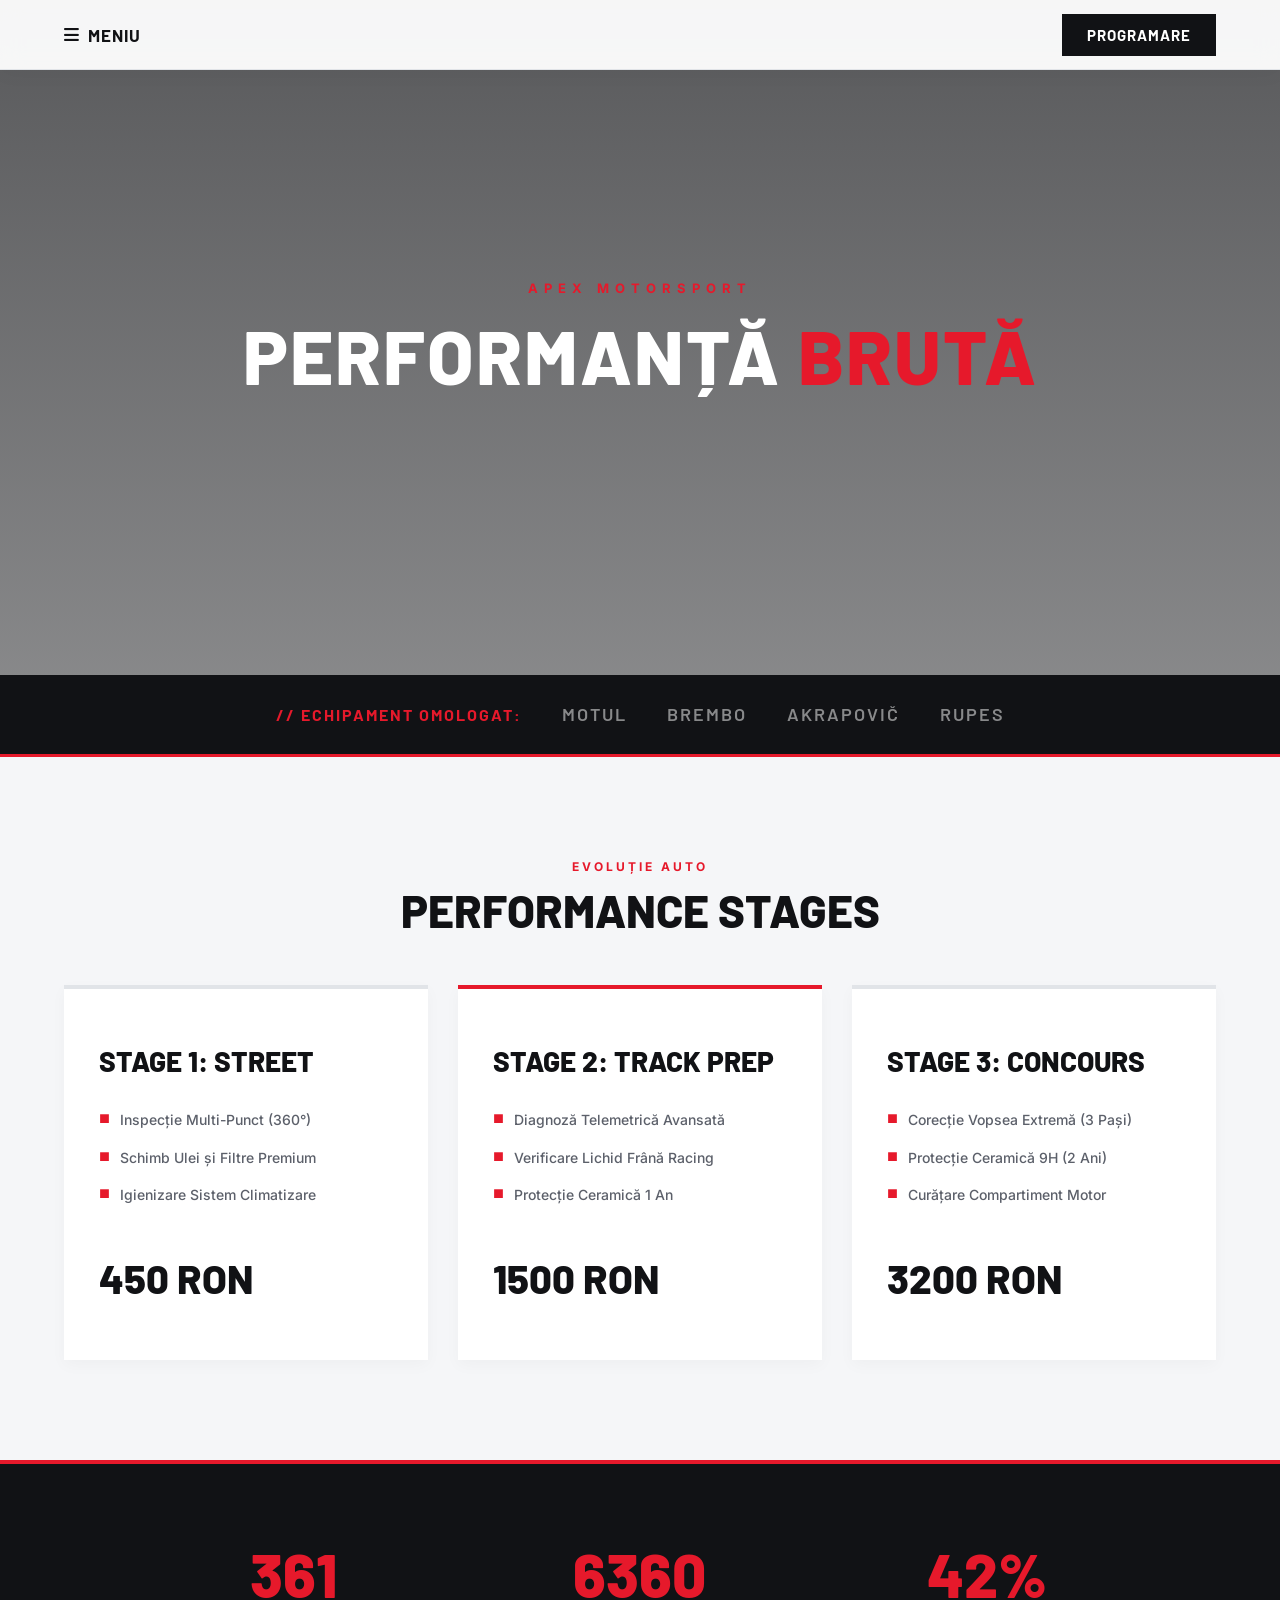
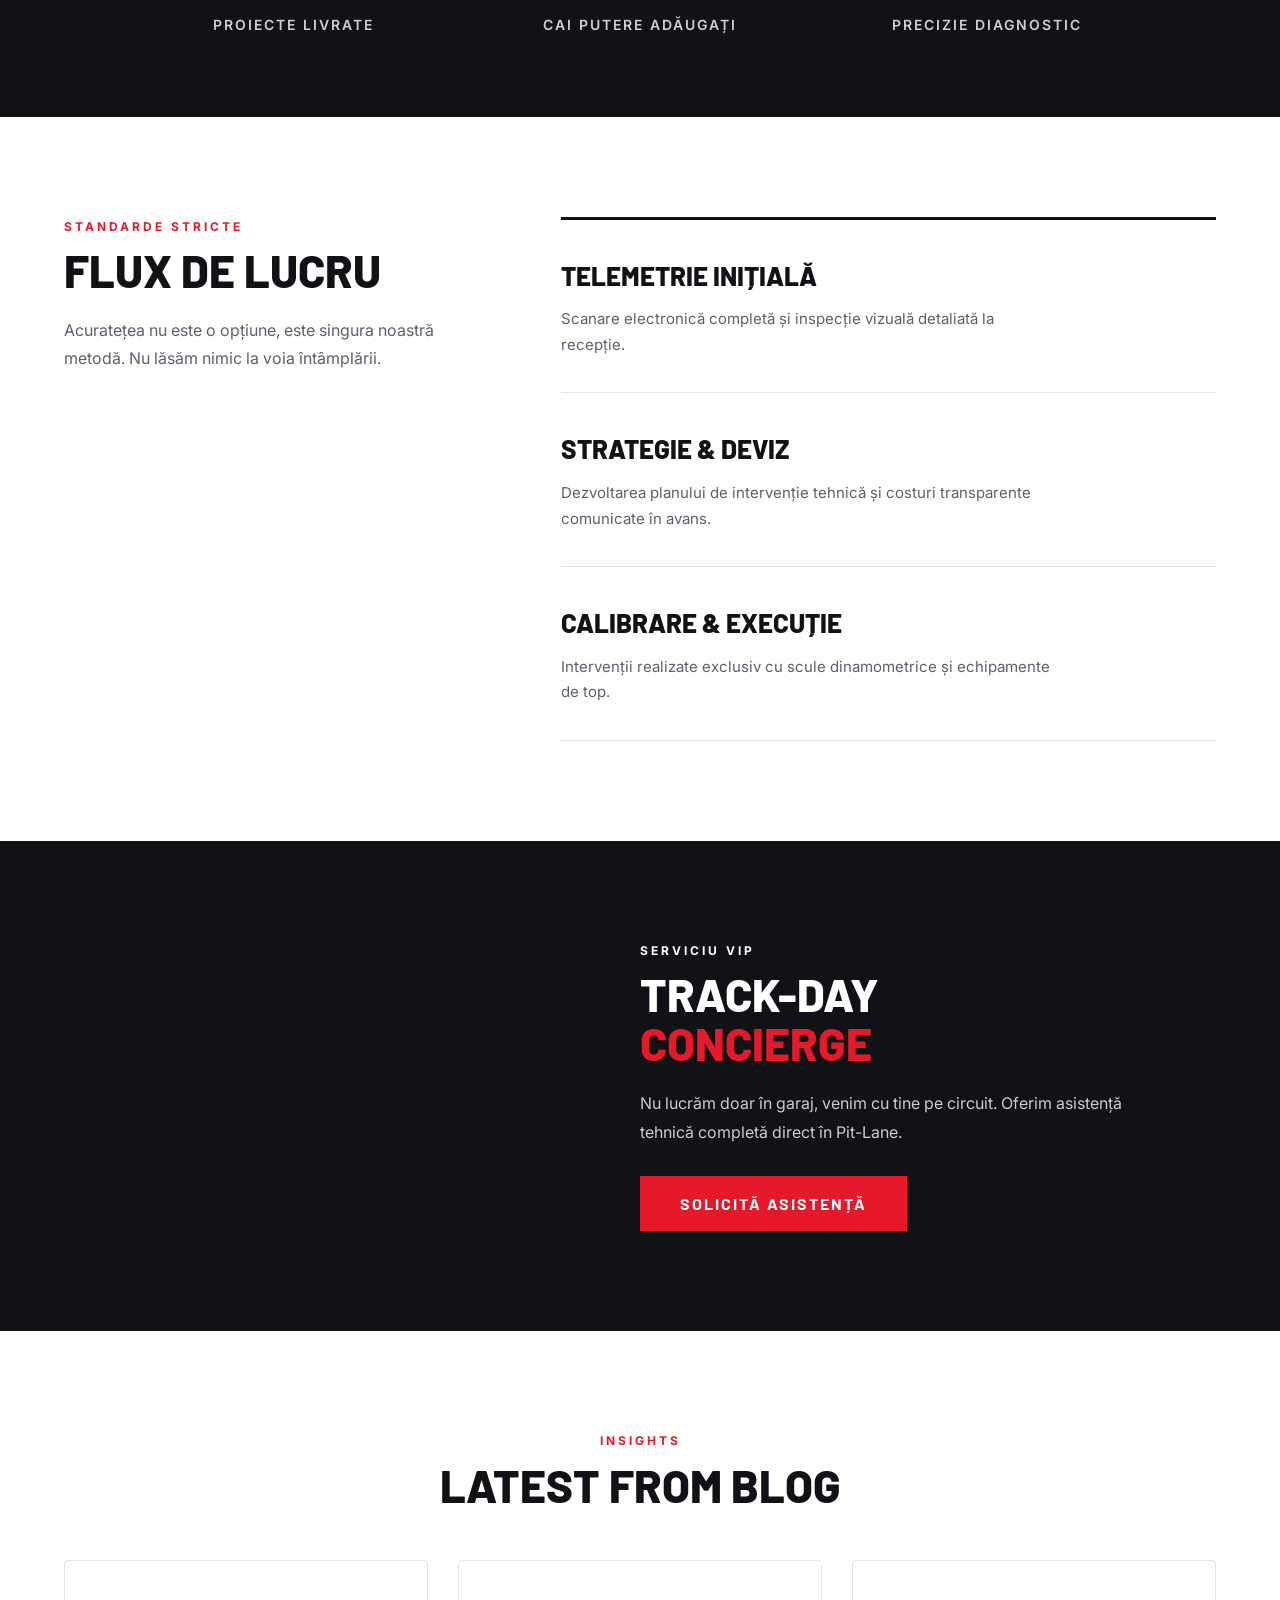
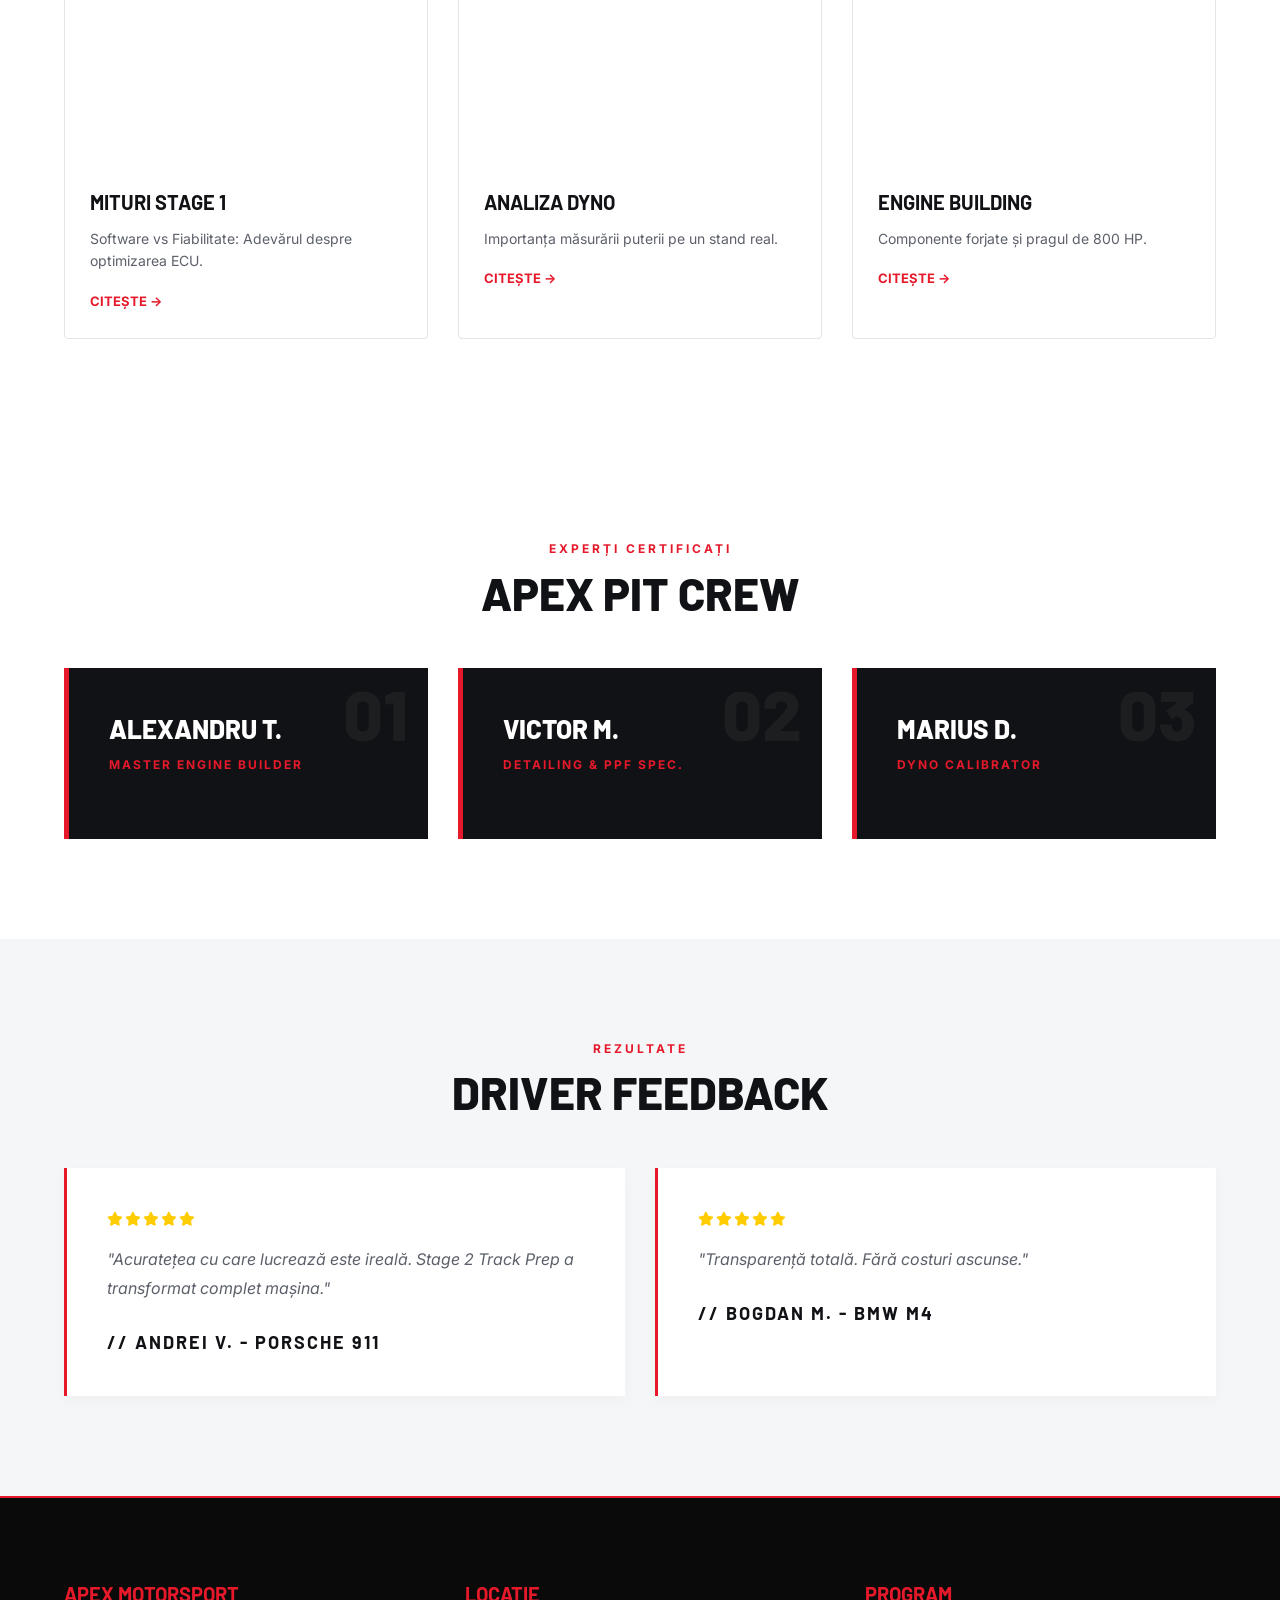
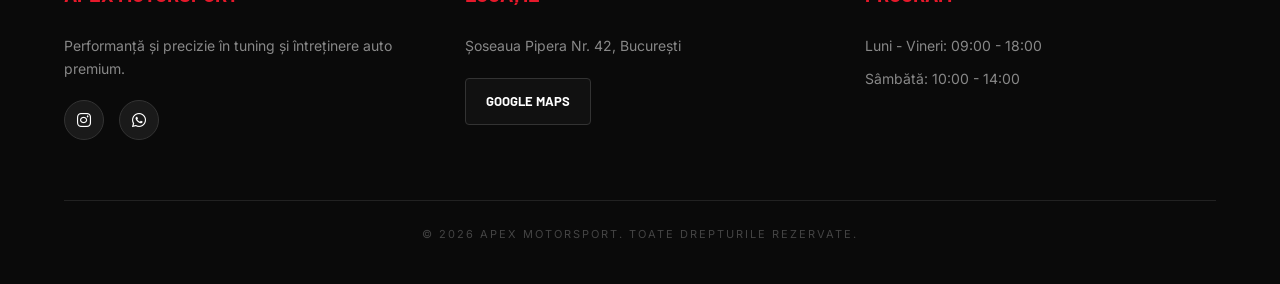
<file: index.html>
<!DOCTYPE html>
<html lang="ro">
<head>
  <meta charset="UTF-8" />
  <meta name="viewport" content="width=device-width, initial-scale=1.0" />
  <title>Apex Motorsport | Precision & Performance</title>
  <link rel="stylesheet" href="style.css" />
  <link href="https://fonts.googleapis.com/css2?family=Barlow:wght@600;700;800&family=Inter:wght@400;500;600&display=swap" rel="stylesheet">
  <link rel="stylesheet" href="https://cdnjs.cloudflare.com/ajax/libs/font-awesome/6.5.0/css/all.min.css" />
</head>
<body>
  
  <nav class="navbar">
    <div class="nav-left"><button class="hamburger-btn" id="hamburgerBtn"><i class="fa-solid fa-bars"></i> MENIU</button></div>
    <div class="nav-right">
      <button class="btn-nav" id="openBookingBtn">PROGRAMARE</button>
    </div>
  </nav>

  <div class="modal-overlay" id="modalOverlay"></div>
  <div class="booking-modal" id="bookingModal">
    <button class="close-menu" id="closeModalBtn" style="top:15px; right:15px;">✕</button>
    <div class="booking-form">
      <h2>RESERVĂ O SESIUNE</h2>
      <label>Nume Complet</label><input type="text" placeholder="Numele tău">
      <label>Model Auto & An</label><input type="text" placeholder="Ex: BMW M4 2023">
      <label>Serviciu Dorit</label>
      <select>
        <option>Stage 1 Tuning</option>
        <option>Dyno Session</option>
        <option>Mentenanță VIP</option>
      </select>
      <label>Mesaj / Detalii</label><textarea rows="3"></textarea>
      <button class="btn-submit-disabled" disabled>TRIMITE SOLICITARE (INACTIV)</button>
    </div>
  </div>

  <div class="modal-overlay" id="blogModalOverlay" style="z-index: 3500;"></div>
  <div class="booking-modal" id="blogContentModal" style="max-width: 800px; max-height: 85vh; overflow-y: auto; z-index: 3600;">
    <button class="close-menu" onclick="closeBlogModal()" style="top:15px; right:15px;">✕</button>
    <div id="blogPostContainer"></div>
  </div>

  <div class="side-menu-overlay" id="sideMenuOverlay"></div>
  <div class="side-menu" id="sideMenu">
    <button class="close-menu" id="closeMenuBtn">✕</button>
    <ul class="main-nav-list">
      <li><a href="service-auto.html" class="nav-link-main">SERVICII</a></li>
      <li><a href="tuning.html" class="nav-link-main" style="color: var(--racing-red);">TUNING & DYNO</a></li>
      <li><a href="blog.html" class="nav-link-main">ENGINE BLOG</a></li>
    </ul>
  </div>

  <header class="hero" style="background: linear-gradient(to bottom, rgba(17,18,21,0.7), rgba(17,18,21,0.5)), url('https://images.unsplash.com/photo-1614200187524-dc4b892acf16?q=80&w=1920&auto=format&fit=crop') center/cover;">
    <div class="hero-content">
      <div class="hero-brand">APEX MOTORSPORT</div>
      <h1 class="hero-title">PERFORMANȚĂ <span class="glow-text">BRUTĂ</span></h1>
    </div>
  </header>

  <div class="brands-bar">
    <span class="brand-title">// ECHIPAMENT OMOLOGAT:</span>
    <span class="brand-name">MOTUL</span><span class="brand-name">BREMBO</span><span class="brand-name">AKRAPOVIČ</span><span class="brand-name">RUPES</span>
  </div>

  <section class="premium-services">
    <div class="menu-header"><span class="eyebrow">Evoluție Auto</span><h2 class="section-title">PERFORMANCE STAGES</h2></div>
    <div class="packages-grid">
      <div class="package-card">
        <h3>STAGE 1: STREET</h3>
        <ul><li>Inspecție Multi-Punct (360°)</li><li>Schimb Ulei și Filtre Premium</li><li>Igienizare Sistem Climatizare</li></ul>
        <div class="package-price">450 RON</div>
      </div>
      <div class="package-card featured">
        <h3>STAGE 2: TRACK PREP</h3>
        <ul><li>Diagnoză Telemetrică Avansată</li><li>Verificare Lichid Frână Racing</li><li>Protecție Ceramică 1 An</li></ul>
        <div class="package-price">1500 RON</div>
      </div>
      <div class="package-card">
        <h3>STAGE 3: CONCOURS</h3>
        <ul><li>Corecție Vopsea Extremă (3 Pași)</li><li>Protecție Ceramică 9H (2 Ani)</li><li>Curățare Compartiment Motor</li></ul>
        <div class="package-price">3200 RON</div>
      </div>
    </div>
  </section>

  <section class="telemetry-section">
    <div class="telemetry-grid">
      <div class="stat-block"><h3 class="counter" data-target="850">0</h3><p>Proiecte Livrate</p></div>
      <div class="stat-block"><h3 class="counter" data-target="15000">0</h3><p>Cai Putere Adăugați</p></div>
      <div class="stat-block"><h3><span class="counter" data-target="99">0</span>%</h3><p>Precizie Diagnostic</p></div>
    </div>
  </section>

  <section class="protocol-section">
    <div class="protocol-container">
      <div class="protocol-info">
        <span class="eyebrow">Standarde Stricte</span>
        <h2 class="section-title">FLUX DE LUCRU</h2>
        <p>Acuratețea nu este o opțiune, este singura noastră metodă. Nu lăsăm nimic la voia întâmplării.</p>
      </div>
      <div class="protocol-list">
        <div class="protocol-item"><h4>TELEMETRIE INIȚIALĂ</h4><p>Scanare electronică completă și inspecție vizuală detaliată la recepție.</p></div>
        <div class="protocol-item"><h4>STRATEGIE & DEVIZ</h4><p>Dezvoltarea planului de intervenție tehnică și costuri transparente comunicate în avans.</p></div>
        <div class="protocol-item"><h4>CALIBRARE & EXECUȚIE</h4><p>Intervenții realizate exclusiv cu scule dinamometrice și echipamente de top.</p></div>
      </div>
    </div>
  </section>

  <section class="track-day-section">
    <div class="track-img"></div>
    <div class="track-content">
      <span class="eyebrow" style="color: #fff;">Serviciu VIP</span>
      <h2>TRACK-DAY<br><span style="color: var(--racing-red);">CONCIERGE</span></h2>
      <p>Nu lucrăm doar în garaj, venim cu tine pe circuit. Oferim asistență tehnică completă direct în Pit-Lane.</p>
      <button class="btn-neon" id="openBookingBtn2">SOLICITĂ ASISTENȚĂ</button>
    </div>
  </section>

  <section class="blog-section" id="blog-home">
    <div class="menu-header"><span class="eyebrow">Insights</span><h2 class="section-title">LATEST FROM BLOG</h2></div>
    <div class="blog-grid">
      <div class="blog-card" onclick="openBlogModal('stage1')">
        <div class="blog-img" style="background-image: url('https://images.unsplash.com/photo-1542282088-fe8426682b8f?q=80&w=800');"></div>
        <div class="blog-content"><h3>Mituri Stage 1</h3><p>Software vs Fiabilitate: Adevărul despre optimizarea ECU.</p><span class="blog-link" style="cursor:pointer; color:var(--racing-red); font-weight:700;">CITEȘTE →</span></div>
      </div>
      <div class="blog-card" onclick="openBlogModal('dyno')">
        <div class="blog-img" style="background-image: url('https://images.unsplash.com/photo-1553440569-bcc63803a83d?q=80&w=800');"></div>
        <div class="blog-content"><h3>Analiza Dyno</h3><p>Importanța măsurării puterii pe un stand real.</p><span class="blog-link" style="cursor:pointer; color:var(--racing-red); font-weight:700;">CITEȘTE →</span></div>
      </div>
      <div class="blog-card" onclick="openBlogModal('engine')">
        <div class="blog-img" style="background-image: url('https://images.unsplash.com/photo-1616788494707-ec28f08d05a1?q=80&w=800');"></div>
        <div class="blog-content"><h3>Engine Building</h3><p>Componente forjate și pragul de 800 HP.</p><span class="blog-link" style="cursor:pointer; color:var(--racing-red); font-weight:700;">CITEȘTE →</span></div>
      </div>
    </div>
  </section>

  <section class="pitcrew-section">
    <div class="menu-header"><span class="eyebrow">Experți Certificați</span><h2 class="section-title">APEX PIT CREW</h2></div>
    <div class="crew-grid">
      <div class="crew-card">
        <div class="crew-number">01</div>
        <div class="crew-details"><h4>ALEXANDRU T.</h4><span class="crew-role">Master Engine Builder</span></div>
      </div>
      <div class="crew-card">
        <div class="crew-number">02</div>
        <div class="crew-details"><h4>VICTOR M.</h4><span class="crew-role">Detailing & PPF Spec.</span></div>
      </div>
      <div class="crew-card">
        <div class="crew-number">03</div>
        <div class="crew-details"><h4>MARIUS D.</h4><span class="crew-role">Dyno Calibrator</span></div>
      </div>
    </div>
  </section>

  <section class="feedback-section">
    <div class="menu-header"><span class="eyebrow">Rezultate</span><h2 class="section-title">DRIVER FEEDBACK</h2></div>
    <div class="feedback-grid">
      <div class="feedback-block">
        <div class="stars"><i class="fa-solid fa-star"></i><i class="fa-solid fa-star"></i><i class="fa-solid fa-star"></i><i class="fa-solid fa-star"></i><i class="fa-solid fa-star"></i></div>
        <p>"Acuratețea cu care lucrează este ireală. Stage 2 Track Prep a transformat complet mașina."</p>
        <h5>// ANDREI V. - PORSCHE 911</h5>
      </div>
      <div class="feedback-block">
        <div class="stars"><i class="fa-solid fa-star"></i><i class="fa-solid fa-star"></i><i class="fa-solid fa-star"></i><i class="fa-solid fa-star"></i><i class="fa-solid fa-star"></i></div>
        <p>"Transparență totală. Fără costuri ascunse."</p>
        <h5>// BOGDAN M. - BMW M4</h5>
      </div>
    </div>
  </section>

  <footer class="site-footer">
    <div class="footer-grid">
      <div class="footer-col">
        <h4>APEX MOTORSPORT</h4>
        <p>Performanță și precizie în tuning și întreținere auto premium.</p>
        <div class="social-links">
          <a href="#" class="social-icon"><i class="fa-brands fa-instagram"></i></a>
          <a href="#" class="social-icon"><i class="fa-brands fa-whatsapp"></i></a>
        </div>
      </div>
      <div class="footer-col"><h4>LOCAȚIE</h4><p>Șoseaua Pipera Nr. 42, București</p><a href="#" class="footer-btn">GOOGLE MAPS</a></div>
      <div class="footer-col"><h4>PROGRAM</h4><span>Luni - Vineri: 09:00 - 18:00</span><span>Sâmbătă: 10:00 - 14:00</span></div>
    </div>
    <div class="footer-bottom">© 2026 APEX MOTORSPORT. TOATE DREPTURILE REZERVATE.</div>
  </footer>

  <script src="script.js"></script>
</body>
</html>
</file>
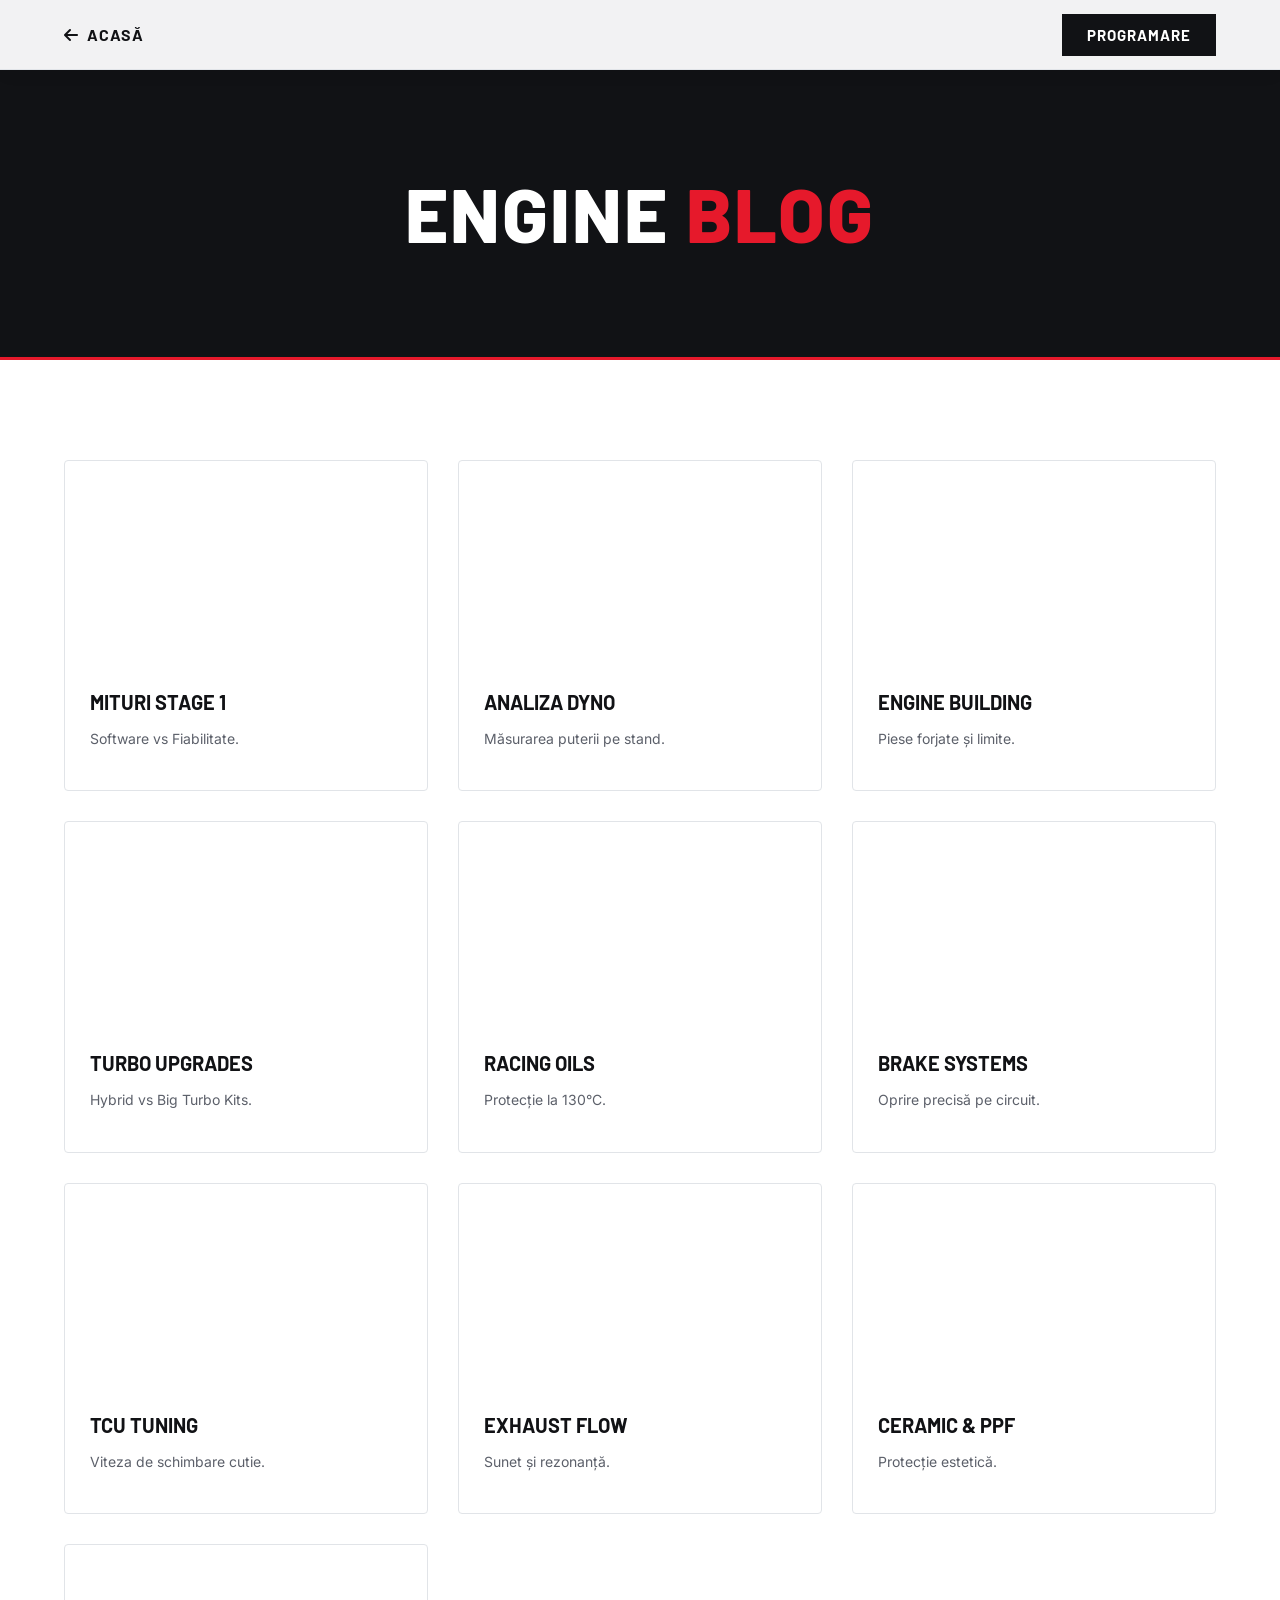
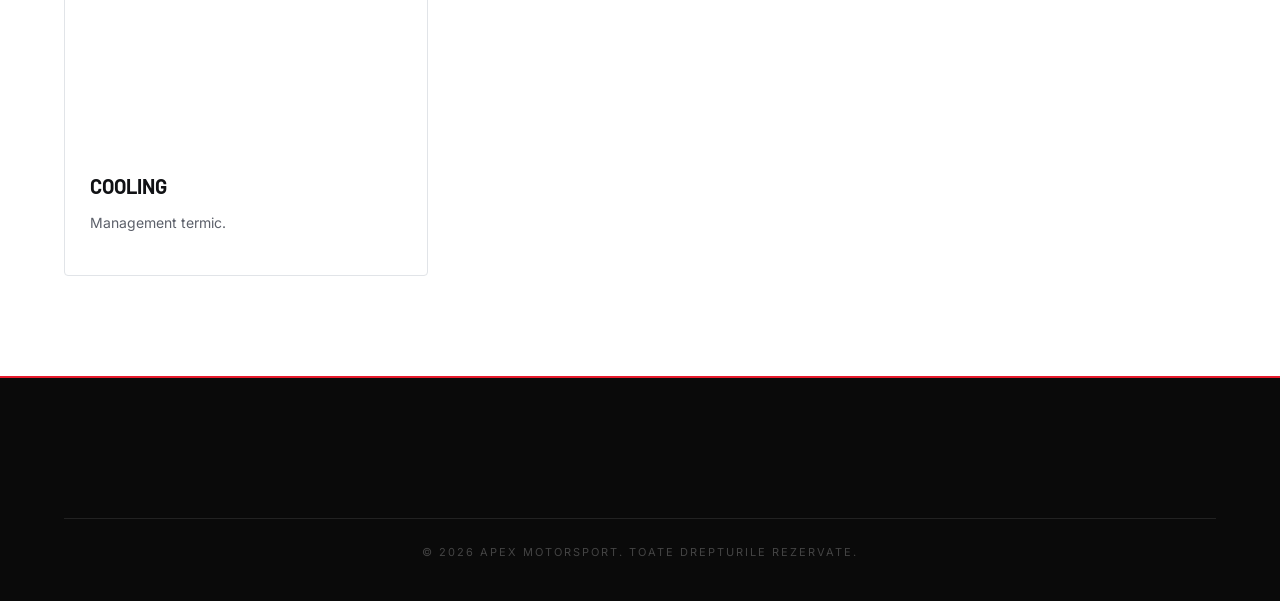
<file: blog.html>
<!DOCTYPE html>
<html lang="ro">
<head>
  <meta charset="UTF-8" />
  <meta name="viewport" content="width=device-width, initial-scale=1.0" />
  <title>Engine Blog | Apex Motorsport</title>
  <link rel="stylesheet" href="style.css" />
  <link href="https://fonts.googleapis.com/css2?family=Barlow:wght@600;700;800&family=Inter:wght@400;500;600&display=swap" rel="stylesheet">
  <link rel="stylesheet" href="https://cdnjs.cloudflare.com/ajax/libs/font-awesome/6.5.0/css/all.min.css" />
</head>
<body>

  <nav class="navbar">
    <div class="nav-left"><a href="index.html" class="nav-link"><i class="fa-solid fa-arrow-left"></i> ACASĂ</a></div>
    <div class="nav-right"><button class="btn-nav" id="openBookingBtn">PROGRAMARE</button></div>
  </nav>

  <div class="modal-overlay" id="blogModalOverlay" style="z-index: 3500;"></div>
  <div class="booking-modal" id="blogContentModal" style="max-width: 800px; max-height: 85vh; overflow-y: auto; z-index: 3600;">
    <button class="close-menu" onclick="closeBlogModal()" style="top:15px; right:15px;">✕</button>
    <div id="blogPostContainer"></div>
  </div>

  <header class="hero-tuning">
    <div class="hero-content">
      <h1 class="hero-title">ENGINE <span class="glow-text">BLOG</span></h1>
    </div>
  </header>

  <section class="blog-section">
    <div class="blog-grid" style="grid-template-columns: repeat(auto-fit, minmax(320px, 1fr));">
      
      <div class="blog-card" onclick="openBlogModal('stage1')">
        <div class="blog-img" style="background-image: url('https://images.unsplash.com/photo-1542282088-fe8426682b8f?q=80&w=800');"></div>
        <div class="blog-content"><h3>Mituri Stage 1</h3><p>Software vs Fiabilitate.</p></div>
      </div>

      <div class="blog-card" onclick="openBlogModal('dyno')">
        <div class="blog-img" style="background-image: url('https://images.unsplash.com/photo-1553440569-bcc63803a83d?q=80&w=800');"></div>
        <div class="blog-content"><h3>Analiza Dyno</h3><p>Măsurarea puterii pe stand.</p></div>
      </div>

      <div class="blog-card" onclick="openBlogModal('engine')">
        <div class="blog-img" style="background-image: url('https://images.unsplash.com/photo-1486262715619-67b85e0b08d3?q=80&w=800');"></div>
        <div class="blog-content"><h3>Engine Building</h3><p>Piese forjate și limite.</p></div>
      </div>

      <div class="blog-card" onclick="openBlogModal('turbo')">
        <div class="blog-img" style="background-image: url('https://images.pexels.com/photos/3972755/pexels-photo-3972755.jpeg?auto=compress&cs=tinysrgb&w=800');"></div>
        <div class="blog-content"><h3>Turbo Upgrades</h3><p>Hybrid vs Big Turbo Kits.</p></div>
      </div>

      <div class="blog-card" onclick="openBlogModal('oil')">
        <div class="blog-img" style="background-image: url('https://images.unsplash.com/photo-1552519507-da3b142c6e3d?q=80&w=800');"></div>
        <div class="blog-content"><h3>Racing Oils</h3><p>Protecție la 130°C.</p></div>
      </div>

      <div class="blog-card" onclick="openBlogModal('brakes')">
        <div class="blog-img" style="background-image: url('https://images.unsplash.com/photo-1492144534655-ae79c964c9d7?q=80&w=800');"></div>
        <div class="blog-content"><h3>Brake Systems</h3><p>Oprire precisă pe circuit.</p></div>
      </div>

      <div class="blog-card" onclick="openBlogModal('tcu')">
        <div class="blog-img" style="background-image: url('https://images.pexels.com/photos/3136673/pexels-photo-3136673.jpeg?auto=compress&cs=tinysrgb&w=800');"></div>
        <div class="blog-content"><h3>TCU Tuning</h3><p>Viteza de schimbare cutie.</p></div>
      </div>

      <div class="blog-card" onclick="openBlogModal('exhaust')">
        <div class="blog-img" style="background-image: url('https://images.unsplash.com/photo-1619642751034-765dfdf7c58e?q=80&w=800');"></div>
        <div class="blog-content"><h3>Exhaust Flow</h3><p>Sunet și rezonanță.</p></div>
      </div>

      <div class="blog-card" onclick="openBlogModal('ppf')">
        <div class="blog-img" style="background-image: url('https://images.unsplash.com/photo-1580273916550-e323be2ae537?q=80&w=800');"></div>
        <div class="blog-content"><h3>Ceramic & PPF</h3><p>Protecție estetică.</p></div>
      </div>

      <div class="blog-card" onclick="openBlogModal('cooling')">
        <div class="blog-img" style="background-image: url('https://images.unsplash.com/photo-1494905998402-395d579af36f?q=80&w=800');"></div>
        <div class="blog-content"><h3>Cooling</h3><p>Management termic.</p></div>
      </div>

    </div>
  </section>

  <footer class="site-footer">
    <div class="footer-bottom">© 2026 APEX MOTORSPORT. TOATE DREPTURILE REZERVATE.</div>
  </footer>

  <script src="script.js"></script>
</body>
</html>
</file>
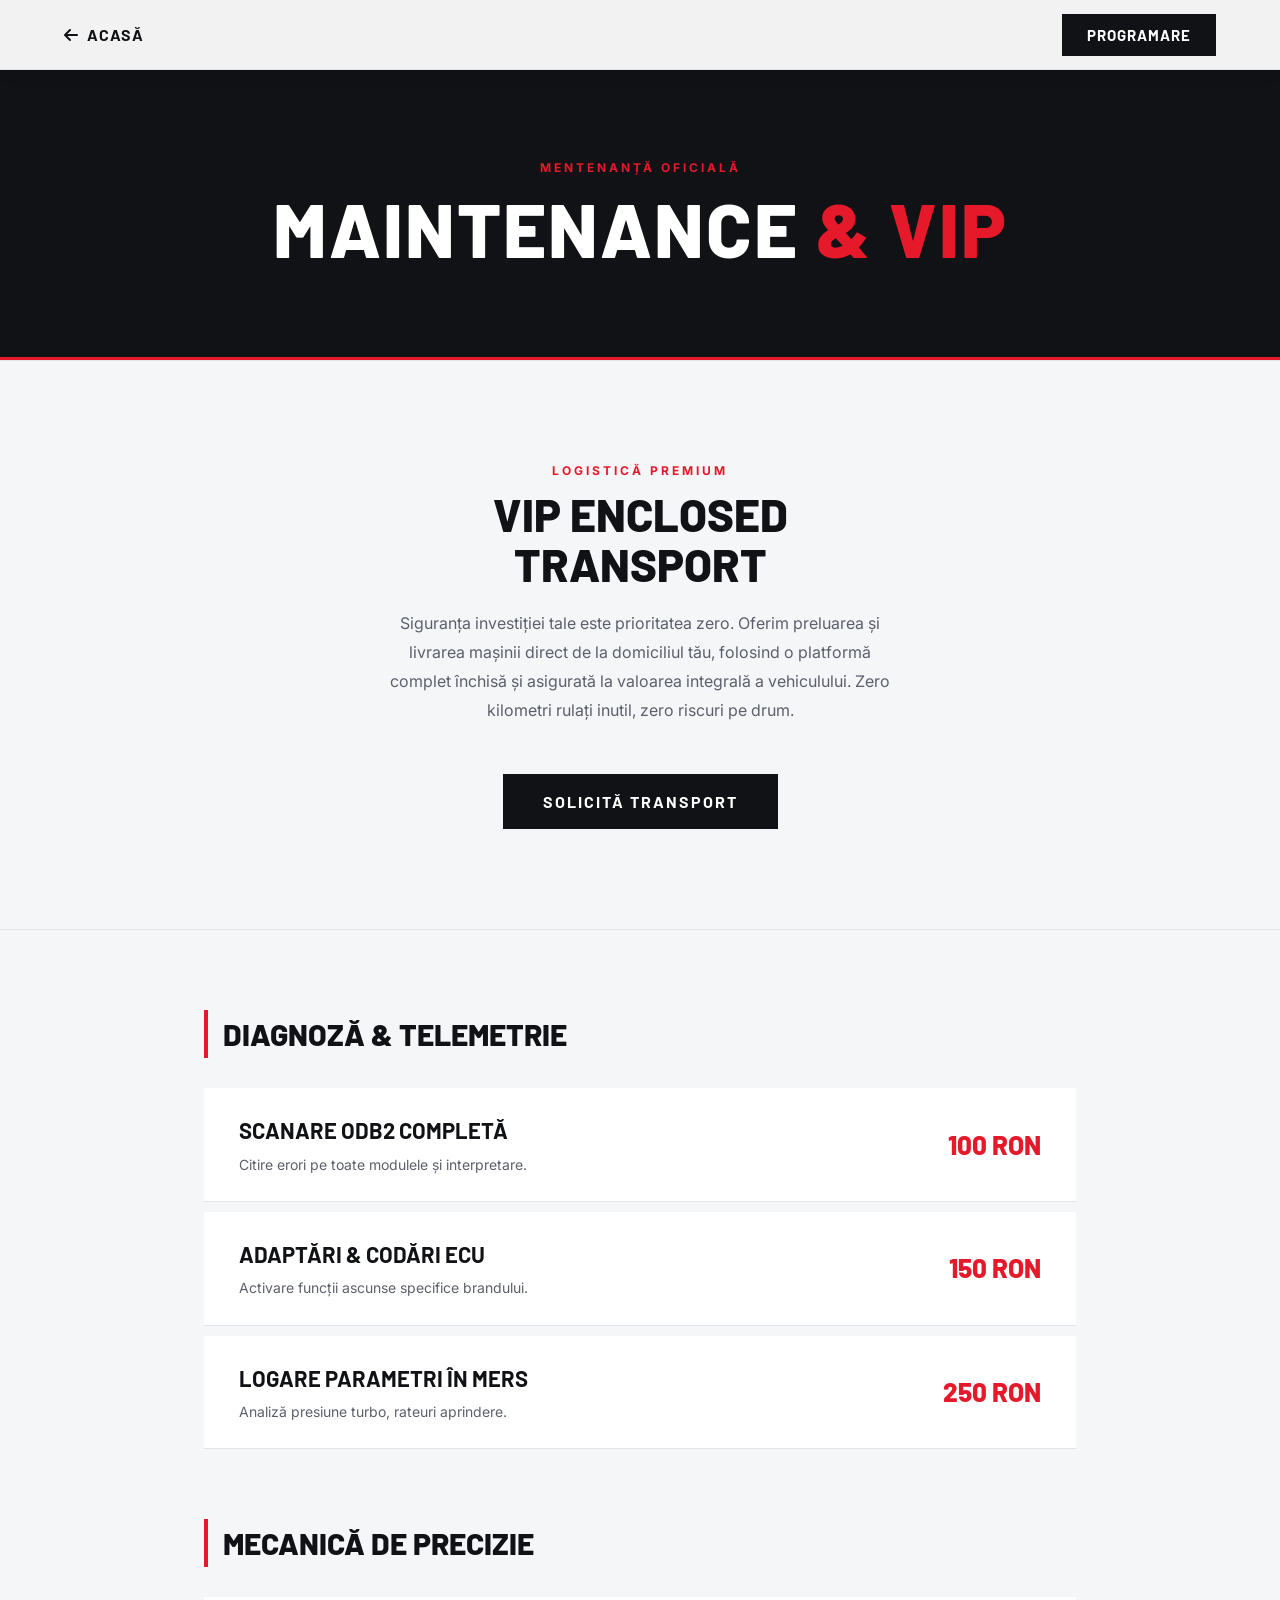
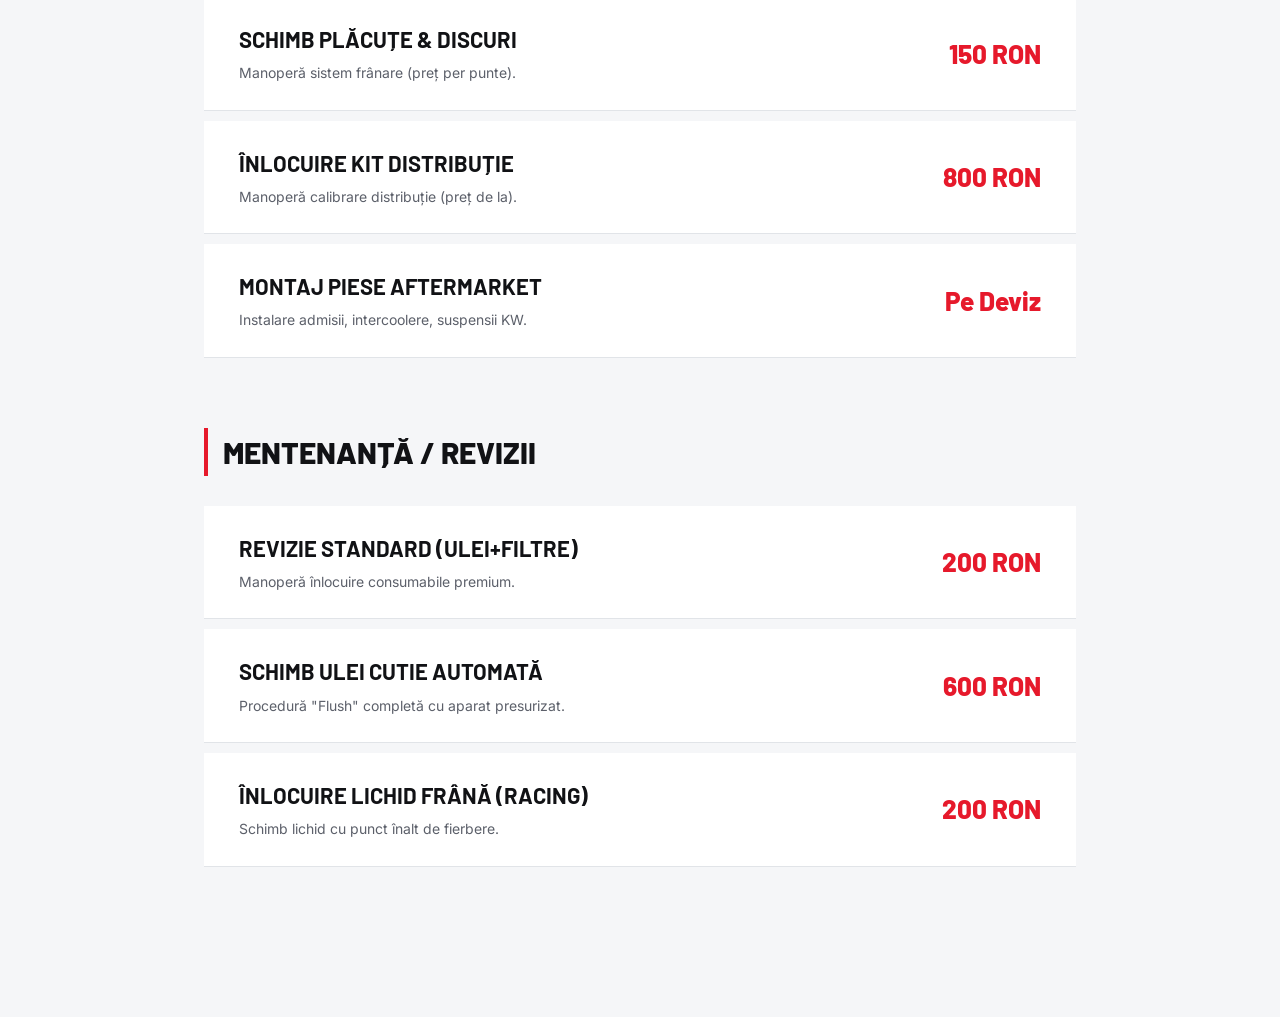
<file: service-auto.html>
<!DOCTYPE html>
<html lang="ro">
<head>
  <meta charset="UTF-8" />
  <meta name="viewport" content="width=device-width, initial-scale=1.0" />
  <title>Maintenance & VIP | Apex Motorsport</title>
  <link rel="stylesheet" href="style.css" />
  <link href="https://fonts.googleapis.com/css2?family=Barlow:wght@600;700;800&family=Inter:wght@400;500;600&display=swap" rel="stylesheet">
  <link rel="stylesheet" href="https://cdnjs.cloudflare.com/ajax/libs/font-awesome/6.5.0/css/all.min.css" />
</head>
<body style="background: var(--bg-alt);">

  <nav class="navbar">
    <div class="nav-left"><a href="index.html" class="nav-link"><i class="fa-solid fa-arrow-left"></i> ACASĂ</a></div>
    <div class="nav-right"><button class="btn-nav" id="openBookingBtn">PROGRAMARE</button></div>
  </nav>

  <div class="modal-overlay" id="modalOverlay"></div>
  <div class="booking-modal" id="bookingModal">
    <button class="close-menu" id="closeModalBtn" style="top:15px; right:15px;">✕</button>
    <div class="booking-form">
      <h2>RESERVĂ O SESIUNE</h2>
      <label>Nume Complet</label><input type="text" placeholder="Numele tău">
      <label>Model Auto</label><input type="text" placeholder="Ex: BMW M4">
      <button class="btn-submit-disabled" disabled>TRIMITE (INACTIV)</button>
    </div>
  </div>

  <div class="modal-overlay" id="transportOverlay" style="z-index: 4000;"></div>
  <div class="booking-modal" id="transportModal" style="z-index: 4001;">
    <button class="close-menu" id="closeTransportBtn" style="top:15px; right:15px;">✕</button>
    <div class="booking-form">
      <h2 style="color: var(--racing-red);">SOLICITĂ TRANSPORT ENCLOSED</h2>
      <p style="color: var(--text-dim); margin-bottom: 20px;">Preluare securizată de la domiciliu.</p>
      <label>Locație Preluare</label><input type="text" placeholder="Oraș / Adresă">
      <label>Valoare Estimată Vehicul</label><input type="text" placeholder="Pentru asigurare (EUR)">
      <button class="btn-submit-disabled" disabled>SOLICITĂ COTAȚIE (INACTIV)</button>
    </div>
  </div>

  <div class="side-menu-overlay" id="sideMenuOverlay"></div>
  <div class="side-menu" id="sideMenu">
    <button class="close-menu" id="closeMenuBtn">✕</button>
    <ul class="main-nav-list">
      <li><a href="service-auto.html" class="nav-link-main" style="color: var(--racing-red);">SERVICII</a></li>
      <li><a href="tuning.html" class="nav-link-main">TUNING & DYNO</a></li>
      <li><a href="blog.html" class="nav-link-main">ENGINE BLOG</a></li>
    </ul>
  </div>

  <header class="hero-tuning">
    <div class="hero-content">
      <span class="eyebrow" style="margin-bottom: 10px;">Mentenanță Oficială</span>
      <h1 class="hero-title">MAINTENANCE <span class="glow-text">& VIP</span></h1>
    </div>
  </header>

  <section class="track-day-section vip-transport">
    <div class="track-content">
      <span class="eyebrow" style="color: var(--racing-red);">Logistică Premium</span>
      <h2>VIP ENCLOSED<br><span>TRANSPORT</span></h2>
      <p>Siguranța investiției tale este prioritatea zero. Oferim preluarea și livrarea mașinii direct de la domiciliul tău, folosind o platformă complet închisă și asigurată la valoarea integrală a vehiculului. Zero kilometri rulați inutil, zero riscuri pe drum.</p>
      <button class="btn-neon" id="openTransportBtn" style="background: var(--text-dark); color: #fff; margin-top: 20px;">SOLICITĂ TRANSPORT</button>
    </div>
  </section>

  <section class="services-menu">
    <div class="service-block" id="diagnoza">
      <div class="service-header"><h3>Diagnoză & Telemetrie</h3></div>
      <div class="variant-row"><div class="variant-info"><span class="service-name">Scanare ODB2 Completă</span><p class="service-desc">Citire erori pe toate modulele și interpretare.</p></div><span class="variant-price">100 RON</span></div>
      <div class="variant-row"><div class="variant-info"><span class="service-name">Adaptări & Codări ECU</span><p class="service-desc">Activare funcții ascunse specifice brandului.</p></div><span class="variant-price">150 RON</span></div>
      <div class="variant-row"><div class="variant-info"><span class="service-name">Logare Parametri în Mers</span><p class="service-desc">Analiză presiune turbo, rateuri aprindere.</p></div><span class="variant-price">250 RON</span></div>
    </div>

    <div class="service-block" id="mecanica">
      <div class="service-header"><h3>Mecanică de Precizie</h3></div>
      <div class="variant-row"><div class="variant-info"><span class="service-name">Schimb Plăcuțe & Discuri</span><p class="service-desc">Manoperă sistem frânare (preț per punte).</p></div><span class="variant-price">150 RON</span></div>
      <div class="variant-row"><div class="variant-info"><span class="service-name">Înlocuire Kit Distribuție</span><p class="service-desc">Manoperă calibrare distribuție (preț de la).</p></div><span class="variant-price">800 RON</span></div>
      <div class="variant-row"><div class="variant-info"><span class="service-name">Montaj Piese Aftermarket</span><p class="service-desc">Instalare admisii, intercoolere, suspensii KW.</p></div><span class="variant-price">Pe Deviz</span></div>
    </div>

    <div class="service-block" id="revizie">
      <div class="service-header"><h3>Mentenanță / Revizii</h3></div>
      <div class="variant-row"><div class="variant-info"><span class="service-name">Revizie Standard (Ulei+Filtre)</span><p class="service-desc">Manoperă înlocuire consumabile premium.</p></div><span class="variant-price">200 RON</span></div>
      <div class="variant-row"><div class="variant-info"><span class="service-name">Schimb Ulei Cutie Automată</span><p class="service-desc">Procedură "Flush" completă cu aparat presurizat.</p></div><span class="variant-price">600 RON</span></div>
      <div class="variant-row"><div class="variant-info"><span class="service-name">Înlocuire Lichid Frână (Racing)</span><p class="service-desc">Schimb lichid cu punct înalt de fierbere.</p></div><span class="variant-price">200 RON</span></div>
    </div>
  </section>

  <script src="script.js"></script>
</body>
</html>
</file>
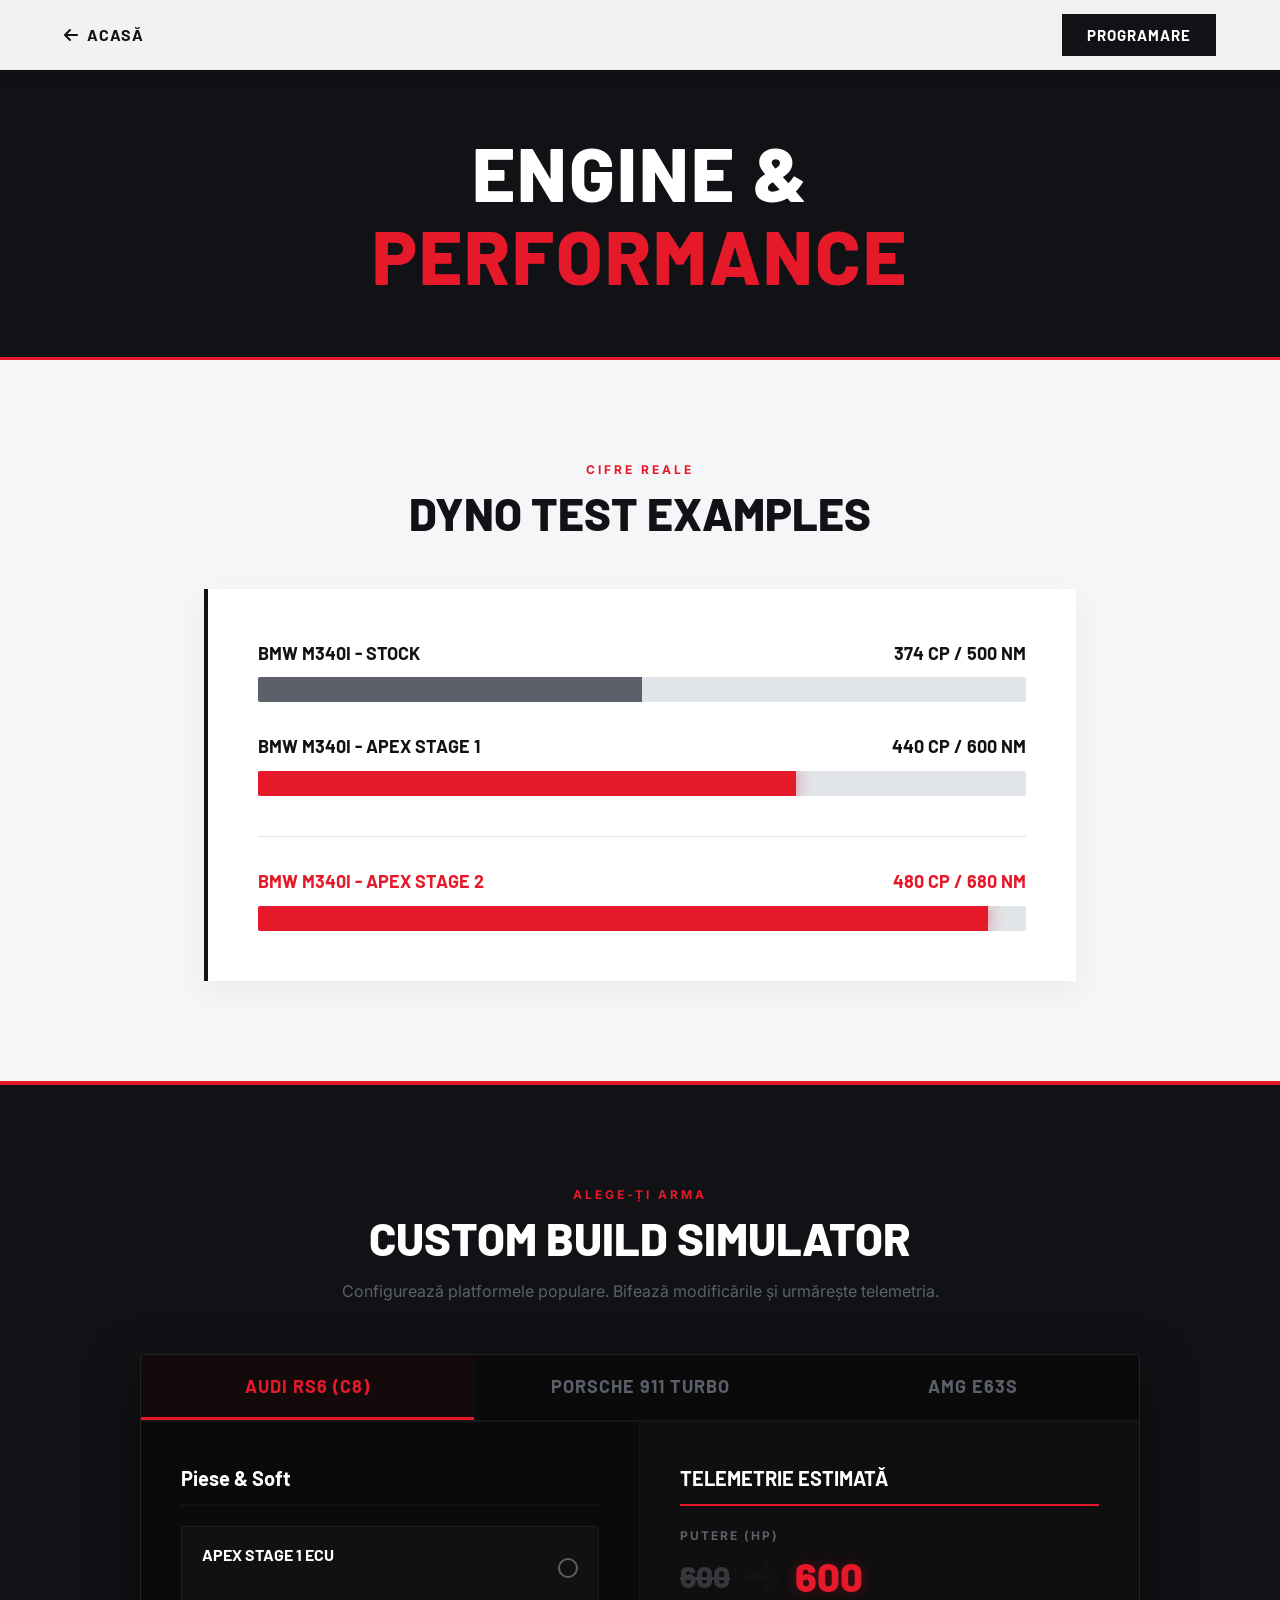
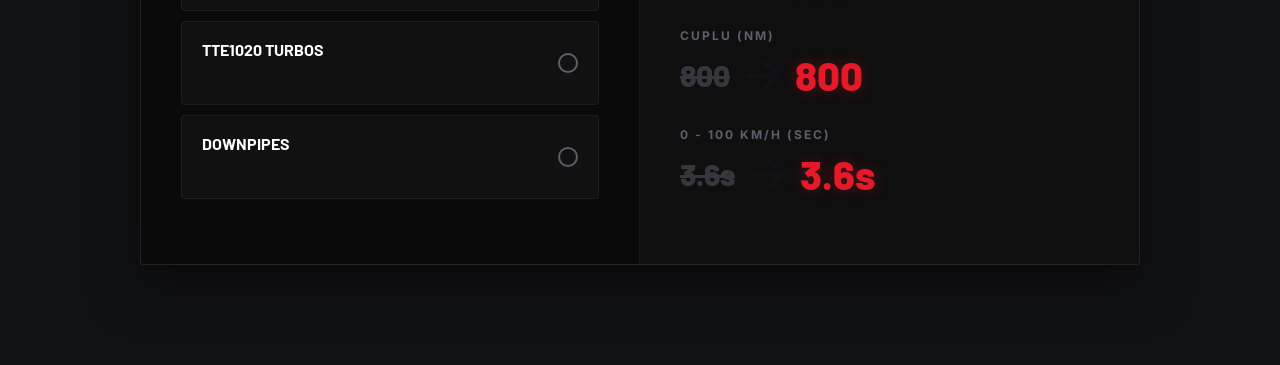
<file: tuning.html>
<!DOCTYPE html>
<html lang="ro">
<head>
  <meta charset="UTF-8" />
  <meta name="viewport" content="width=device-width, initial-scale=1.0" />
  <title>Tuning & Dyno | Apex Motorsport</title>
  <link rel="stylesheet" href="style.css" />
  <link href="https://fonts.googleapis.com/css2?family=Barlow:wght@600;700;800&family=Inter:wght@400;500;600&display=swap" rel="stylesheet">
  <link rel="stylesheet" href="https://cdnjs.cloudflare.com/ajax/libs/font-awesome/6.5.0/css/all.min.css" />
</head>
<body style="background: var(--bg-alt);">

  <nav class="navbar">
    <div class="nav-left"><a href="index.html" class="nav-link"><i class="fa-solid fa-arrow-left"></i> ACASĂ</a></div>
    <div class="nav-center"></div>
    <div class="nav-right"><button class="btn-nav" id="openBookingBtn">PROGRAMARE</button></div>
  </nav>

  <header class="hero-tuning">
    <div class="hero-content">
      <h1 class="hero-title">ENGINE & <span class="glow-text">PERFORMANCE</span></h1>
    </div>
  </header>

  <section class="dyno-section">
    <div class="menu-header">
      <span class="eyebrow">Cifre Reale</span>
      <h2 class="section-title">DYNO TEST EXAMPLES</h2>
    </div>
    <div class="dyno-container" id="dynoTrigger">
      
      <div class="dyno-row">
        <div class="dyno-label"><span>BMW M340i - Stock</span><span>374 CP / 500 Nm</span></div>
        <div class="dyno-track"><div class="dyno-fill stock" data-width="50%"></div></div>
      </div>
      <div class="dyno-row">
        <div class="dyno-label"><span>BMW M340i - Apex Stage 1</span><span>440 CP / 600 Nm</span></div>
        <div class="dyno-track"><div class="dyno-fill apex" data-width="70%"></div></div>
      </div>
      <div class="dyno-row" style="margin-top: 40px; border-top: 1px solid var(--border-light); padding-top: 30px;">
        <div class="dyno-label"><span style="color: var(--racing-red);">BMW M340i - Apex Stage 2</span><span style="color: var(--racing-red);">480 CP / 680 Nm</span></div>
        <div class="dyno-track"><div class="dyno-fill apex" data-width="95%"></div></div>
      </div>

    </div>
  </section>

  <section class="build-simulator-section">
    <div class="menu-header">
      <span class="eyebrow">Alege-ți Arma</span>
      <h2 class="section-title" style="color: #fff;">CUSTOM BUILD SIMULATOR</h2>
      <p style="color: var(--text-dim); max-width: 600px; margin: 15px auto 0;">Configurează platformele populare. Bifează modificările și urmărește telemetria.</p>
    </div>

    <div class="simulator-container">
      <div class="car-selector">
        <button class="btn-car active" onclick="window.loadCar('audi')">AUDI RS6 (C8)</button>
        <button class="btn-car" onclick="window.loadCar('porsche')">PORSCHE 911 TURBO</button>
        <button class="btn-car" onclick="window.loadCar('mercedes')">AMG E63S</button>
      </div>

      <div class="simulator-grid">
        <div class="mods-panel">
          <h4 style="color: #fff; font-family: var(--font-heading); font-size: 20px; margin-bottom: 20px; border-bottom: 2px solid var(--text-dark); padding-bottom: 10px;">Piese & Soft</h4>
          <div id="mods-list">
            </div>
        </div>

        <div class="stats-panel">
          <h4 style="color: #fff; font-family: var(--font-heading); font-size: 20px; margin-bottom: 20px; border-bottom: 2px solid var(--racing-red); padding-bottom: 10px;">TELEMETRIE ESTIMATĂ</h4>
          
          <div class="live-stat">
            <span class="stat-name">PUTERE (HP)</span>
            <div class="stat-numbers">
              <span class="stat-stock" id="stat-hp-stock">600</span>
              <i class="fa-solid fa-arrow-right"></i>
              <span class="stat-tuned" id="stat-hp-tuned">600</span>
            </div>
          </div>

          <div class="live-stat">
            <span class="stat-name">CUPLU (Nm)</span>
            <div class="stat-numbers">
              <span class="stat-stock" id="stat-nm-stock">800</span>
              <i class="fa-solid fa-arrow-right"></i>
              <span class="stat-tuned" id="stat-nm-tuned">800</span>
            </div>
          </div>

          <div class="live-stat">
            <span class="stat-name">0 - 100 km/h (Sec)</span>
            <div class="stat-numbers">
              <span class="stat-stock" id="stat-time-stock">3.6s</span>
              <i class="fa-solid fa-arrow-right"></i>
              <span class="stat-tuned" id="stat-time-tuned">3.6s</span>
            </div>
          </div>
        </div>
      </div>
    </div>
  </section>

  <script src="script.js"></script>
</body>
</html>
</file>
<file: style.css>
:root {
  --bg-light: #ffffff;        
  --bg-alt: #f5f6f8;
  --text-dark: #111215;
  --text-dim: #5c606a;
  --racing-red: #e6192b;   
  --border-light: #e1e4e8;
  --font-heading: 'Barlow', sans-serif;
  --font-body: 'Inter', sans-serif;
}

* { margin: 0; padding: 0; box-sizing: border-box; }
html { scroll-behavior: smooth; }
body { background: var(--bg-light); color: var(--text-dark); font-family: var(--font-body); overflow-x: hidden; line-height: 1.6; -webkit-font-smoothing: antialiased; }

/* NAVBAR */
.navbar { position: fixed; top: 0; width: 100%; padding: 0 5%; display: flex; justify-content: space-between; align-items: center; z-index: 1000; background: rgba(255, 255, 255, 0.95); backdrop-filter: blur(10px); border-bottom: 1px solid var(--border-light); box-shadow: 0 4px 20px rgba(0,0,0,0.03); height: 70px; }
.nav-link { color: var(--text-dark); font-family: var(--font-heading); font-size: 16px; font-weight: 700; letter-spacing: 1px; text-decoration: none; text-transform: uppercase; display: flex; align-items: center; gap: 8px; transition: 0.3s; }
.nav-link:hover { color: var(--racing-red); }

/* MENIU LATERAL */
.hamburger-btn { background: none; border: none; color: var(--text-dark); font-family: var(--font-heading); font-weight: 700; font-size: 17px; letter-spacing: 1px; cursor: pointer; display: flex; align-items: center; gap: 8px; transition: 0.3s; }
.hamburger-btn:hover { color: var(--racing-red); }
.side-menu { position: fixed; top: 0; left: -100%; width: 320px; height: 100vh; background: var(--bg-light); z-index: 2000; padding: 60px 40px; transition: 0.4s cubic-bezier(0.4, 0, 0.2, 1); border-right: 1px solid var(--border-light); box-shadow: 10px 0 30px rgba(0,0,0,0.1); }
.side-menu.active { left: 0; }
.side-menu-overlay { position: fixed; top:0; left:0; width:100%; height:100%; background: rgba(17, 18, 21, 0.8); z-index: 1500; display: none; }
.close-menu { background: none; border: none; color: var(--text-dark); font-size: 24px; cursor: pointer; position: absolute; right: 25px; top: 25px; transition: 0.3s; }
.close-menu:hover { color: var(--racing-red); transform: rotate(90deg); }
.main-nav-list { list-style: none; margin-top: 50px; }
.main-nav-list li { margin-bottom: 25px; }
.nav-link-main { color: var(--text-dark); text-decoration: none; font-family: var(--font-heading); font-size: 24px; font-weight: 700; text-transform: uppercase; transition: 0.3s; display: inline-block; }
.nav-link-main:hover { color: var(--racing-red); transform: translateX(10px); }

/* HERO SECTION */
.hero { height: 75vh; min-height: 450px; display: flex; align-items: center; justify-content: center; position: relative; text-align: center; padding: 0 20px; }
.hero-content { z-index: 2; max-width: 800px; }
.hero-brand { font-family: var(--font-body); font-size: 13px; font-weight: 700; letter-spacing: 6px; color: var(--racing-red); margin-bottom: 15px; text-transform: uppercase; }
.hero-title { font-family: var(--font-heading); font-size: clamp(35px, 8vw, 75px); font-weight: 800; letter-spacing: 2px; line-height: 1.1; color: #fff; text-transform: uppercase; }
.glow-text { color: var(--racing-red); }

/* HERO TUNING & MAINTENANCE */
.hero-tuning { height: 40vh; min-height: 350px; display: flex; flex-direction: column; align-items: center; justify-content: center; text-align: center; background: var(--text-dark); position: relative; border-bottom: 3px solid var(--racing-red); width: 100%; padding-top: 70px; }
.hero-tuning .hero-content { position: relative; z-index: 2; }
.hero-tuning .hero-title { margin: 0; padding: 0; }

/* PARTENERI */
.brands-bar { background: var(--text-dark); padding: 25px 5%; display: flex; justify-content: center; flex-wrap: wrap; gap: 40px; align-items: center; border-bottom: 3px solid var(--racing-red); }
.brand-title { font-family: var(--font-heading); color: var(--racing-red); font-weight: 700; font-size: 16px; letter-spacing: 2px; }
.brand-name { color: #fff; font-family: var(--font-heading); font-weight: 600; font-size: 18px; letter-spacing: 2px; opacity: 0.5; transition: 0.3s; cursor: default; }
.brand-name:hover { opacity: 1; color: var(--bg-light); }

/* TITLURI SECȚIUNI */
.menu-header { text-align: center; margin-bottom: 50px; position: relative; z-index: 2; }
.eyebrow { font-family: var(--font-body); font-size: 12px; font-weight: 700; letter-spacing: 3px; text-transform: uppercase; color: var(--racing-red); display: block; margin-bottom: 10px; }
.section-title { font-family: var(--font-heading); font-size: 45px; font-weight: 800; color: var(--text-dark); text-transform: uppercase; line-height: 1.1; }

/* PACHETE ACASĂ */
.premium-services { padding: 100px 5%; background: var(--bg-alt); }
.packages-grid { display: grid; grid-template-columns: repeat(auto-fit, minmax(300px, 1fr)); gap: 30px; max-width: 1200px; margin: 0 auto; }
.package-card { background: var(--bg-light); padding: 50px 35px; text-align: left; border-top: 4px solid var(--border-light); transition: 0.4s; box-shadow: 0 5px 15px rgba(0,0,0,0.03); }
.package-card:hover { transform: translateY(-10px); box-shadow: 0 20px 40px rgba(0,0,0,0.08); border-top-color: var(--text-dark); }
.package-card.featured { border-top: 4px solid var(--racing-red); }
.package-card h3 { font-family: var(--font-heading); font-size: 28px; font-weight: 800; margin-bottom: 25px; color: var(--text-dark); text-transform: uppercase; }
.package-card ul { list-style: none; margin-bottom: 40px; }
.package-card ul li { font-size: 14px; color: var(--text-dim); margin-bottom: 15px; font-weight: 500; display: flex; gap: 10px; align-items: flex-start; }
.package-card ul li::before { content: "■"; color: var(--racing-red); font-size: 12px; }
.package-price { font-family: var(--font-heading); font-size: 40px; font-weight: 800; color: var(--text-dark); }

/* TELEMETRIE */
.telemetry-section { background: var(--text-dark); padding: 80px 5%; border-top: 4px solid var(--racing-red); text-align: center; }
.telemetry-grid { display: grid; grid-template-columns: repeat(auto-fit, minmax(200px, 1fr)); gap: 40px; max-width: 1000px; margin: 0 auto; }
.stat-block h3 { font-family: var(--font-heading); font-size: 60px; font-weight: 800; color: var(--racing-red); line-height: 1; margin-bottom: 10px; }
.stat-block p { font-size: 14px; font-weight: 600; color: #fff; letter-spacing: 2px; text-transform: uppercase; opacity: 0.8; }

/* PROTOCOALE */
.protocol-section { padding: 100px 5%; background: var(--bg-light); }
.protocol-container { display: flex; gap: 60px; max-width: 1200px; margin: 0 auto; align-items: flex-start; }
.protocol-info { flex: 1; position: sticky; top: 100px; }
.protocol-info p { color: var(--text-dim); font-size: 16px; margin-top: 20px; max-width: 400px; line-height: 1.8; }
.protocol-list { flex: 1.5; display: flex; flex-direction: column; border-top: 3px solid var(--text-dark); }
.protocol-item { padding: 35px 0; border-bottom: 1px solid var(--border-light); transition: 0.3s; display: flex; flex-direction: column; justify-content: center; }
.protocol-item:hover { border-bottom-color: var(--racing-red); padding-left: 20px; background: var(--bg-alt); }
.protocol-item h4 { font-family: var(--font-heading); font-size: 26px; font-weight: 800; color: var(--text-dark); margin-bottom: 10px; text-transform: uppercase; }
.protocol-item p { font-size: 15px; color: var(--text-dim); max-width: 500px; line-height: 1.7; }

/* TRACK DAY CONCIERGE */
.track-day-section { background: var(--text-dark); display: flex; flex-wrap: wrap; }
.track-img { flex: 1; min-height: 400px; background: url('https://images.unsplash.com/photo-1541348263662-e068f6284551?q=80&w=1920&auto=format&fit=crop') center/cover; }
.track-content { flex: 1; padding: 100px 5%; display: flex; flex-direction: column; justify-content: center; align-items: flex-start; }
.track-content h2 { font-family: var(--font-heading); font-size: 45px; font-weight: 800; color: #fff; text-transform: uppercase; margin-bottom: 20px; line-height: 1.1; }
.track-content p { color: #ccc; font-size: 16px; line-height: 1.8; max-width: 500px; margin-bottom: 30px; }

/* VIP TRANSPORT */
.track-day-section.vip-transport { display: flex; flex-direction: column; align-items: center; justify-content: center; text-align: center; background: var(--bg-alt); border-top: 1px solid var(--border-light); border-bottom: 1px solid var(--border-light); padding: 100px 5%; }
.track-day-section.vip-transport .track-content { flex: none; align-items: center; max-width: 800px; padding: 0; }
.track-day-section.vip-transport .track-content h2, 
.track-day-section.vip-transport .track-content p { color: var(--text-dark); }
.track-day-section.vip-transport .track-content p { color: var(--text-dim); margin-left: auto; margin-right: auto; }

/* PIT CREW */
.pitcrew-section { padding: 100px 5%; background: var(--bg-light); }
.crew-grid { display: grid; grid-template-columns: repeat(auto-fit, minmax(300px, 1fr)); gap: 30px; max-width: 1200px; margin: 0 auto; }
.crew-card { background: var(--text-dark); border-left: 5px solid var(--racing-red); padding: 40px; position: relative; transition: 0.3s; display: flex; flex-direction: column; }
.crew-card:hover { transform: translateX(10px); box-shadow: -10px 10px 30px rgba(0,0,0,0.1); }
.crew-number { font-family: var(--font-heading); font-size: 70px; font-weight: 800; color: rgba(255,255,255,0.05); position: absolute; top: 10px; right: 20px; line-height: 1; }
.crew-details h4 { font-family: var(--font-heading); font-size: 26px; font-weight: 800; color: #fff; margin-bottom: 5px; text-transform: uppercase; position: relative; z-index: 2; }
.crew-role { font-family: var(--font-body); font-size: 12px; font-weight: 700; letter-spacing: 2px; color: var(--racing-red); display: block; margin-bottom: 25px; text-transform: uppercase; }
.crew-stats { list-style: none; margin-top: auto; }
.crew-stats li { font-size: 13px; color: #ccc; margin-bottom: 10px; font-family: monospace; display: flex; justify-content: space-between; border-bottom: 1px dashed rgba(255,255,255,0.1); padding-bottom: 5px; }
.crew-stats li strong { color: #fff; }

/* GRAFIC DYNO ANIMAT */
.dyno-section { padding: 100px 5%; background: var(--bg-alt); max-width: 1000px; margin: 0 auto; }
.dyno-container { background: var(--bg-light); padding: 50px; border-left: 4px solid var(--text-dark); box-shadow: 0 10px 30px rgba(0,0,0,0.05); }
.dyno-row { margin-bottom: 30px; }
.dyno-row:last-child { margin-bottom: 0; }
.dyno-label { font-family: var(--font-heading); font-size: 18px; font-weight: 700; color: var(--text-dark); margin-bottom: 10px; display: flex; justify-content: space-between; text-transform: uppercase; }
.dyno-track { width: 100%; height: 25px; background: var(--border-light); overflow: hidden; position: relative; border-radius: 2px; }
.dyno-fill { height: 100%; width: 0; transition: width 2s cubic-bezier(0.1, 0.8, 0.2, 1); }
.dyno-fill.stock { background: var(--text-dim); }
.dyno-fill.apex { background: var(--racing-red); box-shadow: 0 0 15px rgba(230,25,43,0.5); }

/* CUSTOM BUILD SIMULATOR */
.build-simulator-section { padding: 100px 5%; background: var(--text-dark); position: relative; border-top: 4px solid var(--racing-red); }
.simulator-container { max-width: 1000px; margin: 40px auto 0; background: #0a0a0a; border: 1px solid rgba(255,255,255,0.1); border-radius: 4px; overflow: hidden; box-shadow: 0 20px 50px rgba(0,0,0,0.5); }
.car-selector { display: flex; border-bottom: 2px solid rgba(255,255,255,0.05); }
.btn-car { flex: 1; background: transparent; border: none; padding: 20px; font-family: var(--font-heading); font-size: 18px; font-weight: 700; color: var(--text-dim); cursor: pointer; transition: 0.3s; border-bottom: 3px solid transparent; letter-spacing: 1px; }
.btn-car:hover { color: #fff; background: rgba(255,255,255,0.02); }
.btn-car.active { color: var(--racing-red); border-bottom-color: var(--racing-red); background: rgba(230, 25, 43, 0.05); }
.simulator-grid { display: grid; grid-template-columns: 1fr 1fr; }
.mods-panel { padding: 40px; border-right: 1px solid rgba(255,255,255,0.05); }
.stats-panel { padding: 40px; background: rgba(255,255,255,0.02); }
.mod-toggle { display: flex; justify-content: space-between; align-items: center; padding: 15px 20px; background: rgba(255,255,255,0.03); border: 1px solid rgba(255,255,255,0.05); margin-bottom: 10px; cursor: pointer; transition: 0.3s; border-radius: 4px; }
.mod-toggle:hover { background: rgba(255,255,255,0.06); }
.mod-toggle.active { border-color: var(--racing-red); background: rgba(230, 25, 43, 0.1); }
.mod-name { font-family: var(--font-heading); font-size: 16px; font-weight: 700; color: #fff; text-transform: uppercase; }
.mod-impact { font-size: 12px; color: var(--racing-red); font-weight: 700; font-family: monospace; }
.mod-checkbox { width: 20px; height: 20px; border: 2px solid var(--text-dim); border-radius: 50%; display: flex; align-items: center; justify-content: center; transition: 0.3s; }
.mod-toggle.active .mod-checkbox { border-color: var(--racing-red); background: var(--racing-red); }
.mod-toggle.active .mod-checkbox::after { content: ''; width: 8px; height: 8px; background: #fff; border-radius: 50%; }
.live-stat { margin-bottom: 30px; }
.stat-name { font-size: 12px; font-weight: 700; color: var(--text-dim); letter-spacing: 2px; text-transform: uppercase; display: block; margin-bottom: 10px; }
.stat-numbers { display: flex; align-items: center; gap: 15px; font-family: var(--font-heading); font-size: 40px; font-weight: 800; line-height: 1; }
.stat-stock { color: var(--text-dim); font-size: 30px; text-decoration: line-through; opacity: 0.5; }
.stat-tuned { color: var(--racing-red); text-shadow: 0 0 15px rgba(230, 25, 43, 0.3); transition: color 0.3s; }
.pulse-text { animation: pulseTxt 0.3s ease-in-out; }
@keyframes pulseTxt { 0% { transform: scale(1); } 50% { transform: scale(1.1); color: #fff; } 100% { transform: scale(1); } }

/* --- REPARATIE THE VAULT --- */
.vault-database { padding: 100px 5%; background: var(--text-dark); }
.db-container { max-width: 1000px; margin: 0 auto; display: flex; flex-direction: column; gap: 15px; }
.db-row { background: #0a0a0a; border: 1px solid rgba(255,255,255,0.05); padding: 30px; display: flex; align-items: center; justify-content: space-between; border-left: 4px solid var(--racing-red); transition: 0.3s; gap: 30px; }
.db-row:hover { transform: translateX(10px); background: rgba(255,255,255,0.02); }
.db-id { font-family: var(--font-heading); font-size: 22px; color: rgba(255,255,255,0.2); font-weight: 800; flex: 0 0 80px; }
.db-info { flex: 2; min-width: 200px; }
.db-info h3 { font-family: var(--font-heading); font-size: 24px; color: #fff; margin-bottom: 5px; text-transform: uppercase; }
.db-info span { color: var(--text-dim); font-size: 13px; text-transform: uppercase; letter-spacing: 1px; }
.db-stats { flex: 1.5; display: flex; flex-direction: column; gap: 8px; min-width: 180px; border-left: 1px solid rgba(255,255,255,0.1); padding-left: 20px; }
.db-stat-item { display: flex; justify-content: space-between; font-family: monospace; font-size: 14px; }
.db-stat-item span { color: var(--text-dim); }
.db-stat-item strong { color: #fff; margin-left: 15px; }
.db-badge { background: var(--racing-red); color: #fff; font-size: 12px; font-weight: 700; padding: 8px 20px; font-family: var(--font-heading); letter-spacing: 1px; flex-shrink: 0; text-align: center; min-width: 110px; }

/* FEEDBACK (Original + Stele) */
.feedback-section { padding: 100px 5%; background: var(--bg-alt); color: var(--text-dark); text-align: center; }
.feedback-grid { display: grid; grid-template-columns: repeat(auto-fit, minmax(300px, 1fr)); gap: 30px; max-width: 1200px; margin: 0 auto; text-align: left; }
.feedback-block { background: var(--bg-light); padding: 40px; border-left: 3px solid var(--racing-red); transition: 0.3s; box-shadow: 0 5px 15px rgba(0,0,0,0.03); }
.feedback-block:hover { transform: translateY(-5px); box-shadow: 0 15px 30px rgba(0,0,0,0.08); }
.stars { color: #ffcc00; margin-bottom: 15px; font-size: 14px; letter-spacing: 2px; }
.feedback-block p { font-size: 16px; font-style: italic; color: var(--text-dim); margin-bottom: 25px; line-height: 1.8; }
.feedback-block h5 { font-family: var(--font-heading); font-size: 18px; font-weight: 700; letter-spacing: 2px; color: var(--text-dark); text-transform: uppercase; }

/* SERVICII MENU (Original) */
.services-menu { max-width: 1000px; margin: 0 auto; padding: 80px 5%; }
.service-block { margin-bottom: 70px; }
.service-header h3 { font-family: var(--font-heading); font-size: 30px; font-weight: 800; margin-bottom: 30px; border-left: 4px solid var(--racing-red); padding-left: 15px; text-transform: uppercase; color: var(--text-dark); }
.variant-row { display: flex; justify-content: space-between; align-items: center; padding: 25px 35px; background: var(--bg-light); border-bottom: 1px solid var(--border-light); margin-bottom: 10px; transition: 0.3s; }
.variant-row:hover { background: var(--bg-alt); border-bottom-color: var(--racing-red); }
.service-name { font-family: var(--font-heading); font-size: 22px; font-weight: 700; display: block; margin-bottom: 5px; color: var(--text-dark); text-transform: uppercase; }
.service-desc { font-size: 14px; color: var(--text-dim); }
.variant-price { font-family: var(--font-heading); font-size: 26px; font-weight: 800; color: var(--racing-red); margin-left: 20px; white-space: nowrap; }

/* BLOG SECTION (Nou) */
.blog-section { padding: 100px 5%; background: var(--bg-light); }
.blog-grid { display: grid; grid-template-columns: repeat(auto-fit, minmax(300px, 1fr)); gap: 30px; max-width: 1200px; margin: 0 auto; }
.blog-card { background: var(--bg-light); border: 1px solid var(--border-light); border-radius: 4px; overflow: hidden; transition: 0.3s; }
.blog-card:hover { transform: translateY(-10px); border-color: var(--racing-red); }
.blog-img { width: 100%; height: 200px; background-size: cover; background-position: center; }
.blog-content { padding: 25px; }
.blog-content h3 { font-family: var(--font-heading); font-size: 20px; color: var(--text-dark); margin-bottom: 10px; text-transform: uppercase; }
.blog-content p { font-size: 14px; color: var(--text-dim); margin-bottom: 15px; }
.blog-link { color: var(--racing-red); text-decoration: none; font-weight: 700; font-size: 13px; }

/* MODAL REZERVARE (Nou) */
.modal-overlay { position: fixed; top: 0; left: 0; width: 100%; height: 100%; background: rgba(17, 18, 21, 0.85); z-index: 2900; display: none; backdrop-filter: blur(5px); }
.booking-modal { position: fixed; top: 50%; left: 50%; transform: translate(-50%, -50%) scale(0.9); background: var(--bg-light); width: 90%; max-width: 500px; z-index: 3000; padding: 40px; border-radius: 4px; box-shadow: 0 30px 60px rgba(0,0,0,0.2); opacity: 0; visibility: hidden; transition: 0.3s; border-top: 5px solid var(--racing-red); }
.booking-modal.active { opacity: 1; visibility: visible; transform: translate(-50%, -50%) scale(1); }
.booking-form h2 { font-family: var(--font-heading); color: var(--text-dark); margin-bottom: 5px; text-transform: uppercase; }
.booking-form label { display: block; font-size: 11px; font-weight: 700; color: var(--text-dim); margin-top: 15px; margin-bottom: 5px; text-transform: uppercase; }
.booking-form input, .booking-form select, .booking-form textarea { width: 100%; padding: 12px; background: var(--bg-alt); border: 1px solid var(--border-light); color: var(--text-dark); font-family: var(--font-body); border-radius: 2px; }
.btn-submit-disabled { width: 100%; background: #333; color: #777; padding: 15px; border: none; font-family: var(--font-heading); font-weight: 700; cursor: not-allowed; text-transform: uppercase; margin-top: 25px; }

/* FOOTER (Nou) */
.site-footer { background: #0a0a0a; color: #fff; padding: 80px 5% 40px; border-top: 2px solid var(--racing-red); }
.footer-grid { display: grid; grid-template-columns: repeat(auto-fit, minmax(250px, 1fr)); gap: 50px; max-width: 1200px; margin: 0 auto; }
.footer-col h4 { font-family: var(--font-heading); font-size: 20px; color: var(--racing-red); margin-bottom: 25px; text-transform: uppercase; }
.footer-col p, .footer-col span { color: #888; font-size: 14px; display: block; margin-bottom: 10px; }
.social-links { display: flex; gap: 15px; margin-top: 20px; }
.social-icon { width: 40px; height: 40px; background: #1a1a1a; display: flex; align-items: center; justify-content: center; color: #fff; border-radius: 50%; text-decoration: none; border: 1px solid #333; transition: 0.3s; }
.social-icon:hover { background: var(--racing-red); transform: translateY(-5px); }
.footer-btn { display: inline-flex; align-items: center; gap: 10px; background: #111; color: #fff; padding: 12px 20px; text-decoration: none; border: 1px solid #333; font-family: var(--font-heading); font-weight: 700; font-size: 13px; border-radius: 4px; transition: 0.3s; margin-top: 10px; }
.footer-bottom { text-align: center; margin-top: 60px; padding-top: 25px; border-top: 1px solid #222; font-size: 11px; color: #444; letter-spacing: 2px; }

/* BUTOANE */
.btn-neon { display: inline-block; background: var(--racing-red); color: #fff; padding: 18px 40px; text-decoration: none; font-family: var(--font-heading); font-size: 16px; font-weight: 700; letter-spacing: 2px; text-transform: uppercase; transition: 0.3s; border: none; cursor: pointer; }
.btn-neon:hover { background: var(--text-dark); color: #fff; }
.btn-nav { background: var(--text-dark); color: #fff; border: none; padding: 12px 25px; font-family: var(--font-heading); font-weight: 700; font-size: 15px; letter-spacing: 1px; cursor: pointer; transition: 0.3s; text-transform: uppercase; }
.btn-nav:hover { background: var(--racing-red); }

/* --- OPTIMIZARI MOBIL (DOAR ACOLO UNDE E NEVOIE) --- */
@media (max-width: 768px) {
  /* Brands Bar mai compact */
  .brands-bar { padding: 15px; gap: 15px; }
  .brand-title { font-size: 12px; width: 100%; text-align: center; }
  .brand-name { font-size: 14px; }

  /* Reducem spatiile uriase la sectiuni */
  .premium-services, .protocol-section, .pitcrew-section, .feedback-section, .blog-section { padding: 40px 5%; }
  .section-title { font-size: 28px; }
  
  /* Performance Stages mai scurte */
  .package-card { padding: 25px; }
  .package-card h3 { font-size: 22px; margin-bottom: 10px; }
  .package-card ul { margin-bottom: 15px; }
  .package-price { font-size: 30px; }

  /* Hero mai scund */
  .hero { height: 50vh; min-height: 300px; }
  .hero-title { font-size: 32px !important; }

  /* Simulator pe mobil */
  .simulator-grid { grid-template-columns: 1fr; }
  .mods-panel { border-right: none; border-bottom: 1px solid rgba(255,255,255,0.1); padding: 20px; }
  .stats-panel { padding: 20px; }
  .stat-numbers { font-size: 30px; }
  
  /* Protocol / Flux de lucru */
  .protocol-container { flex-direction: column; gap: 20px; }
  .protocol-info { position: static; text-align: center; }
}
</file>
